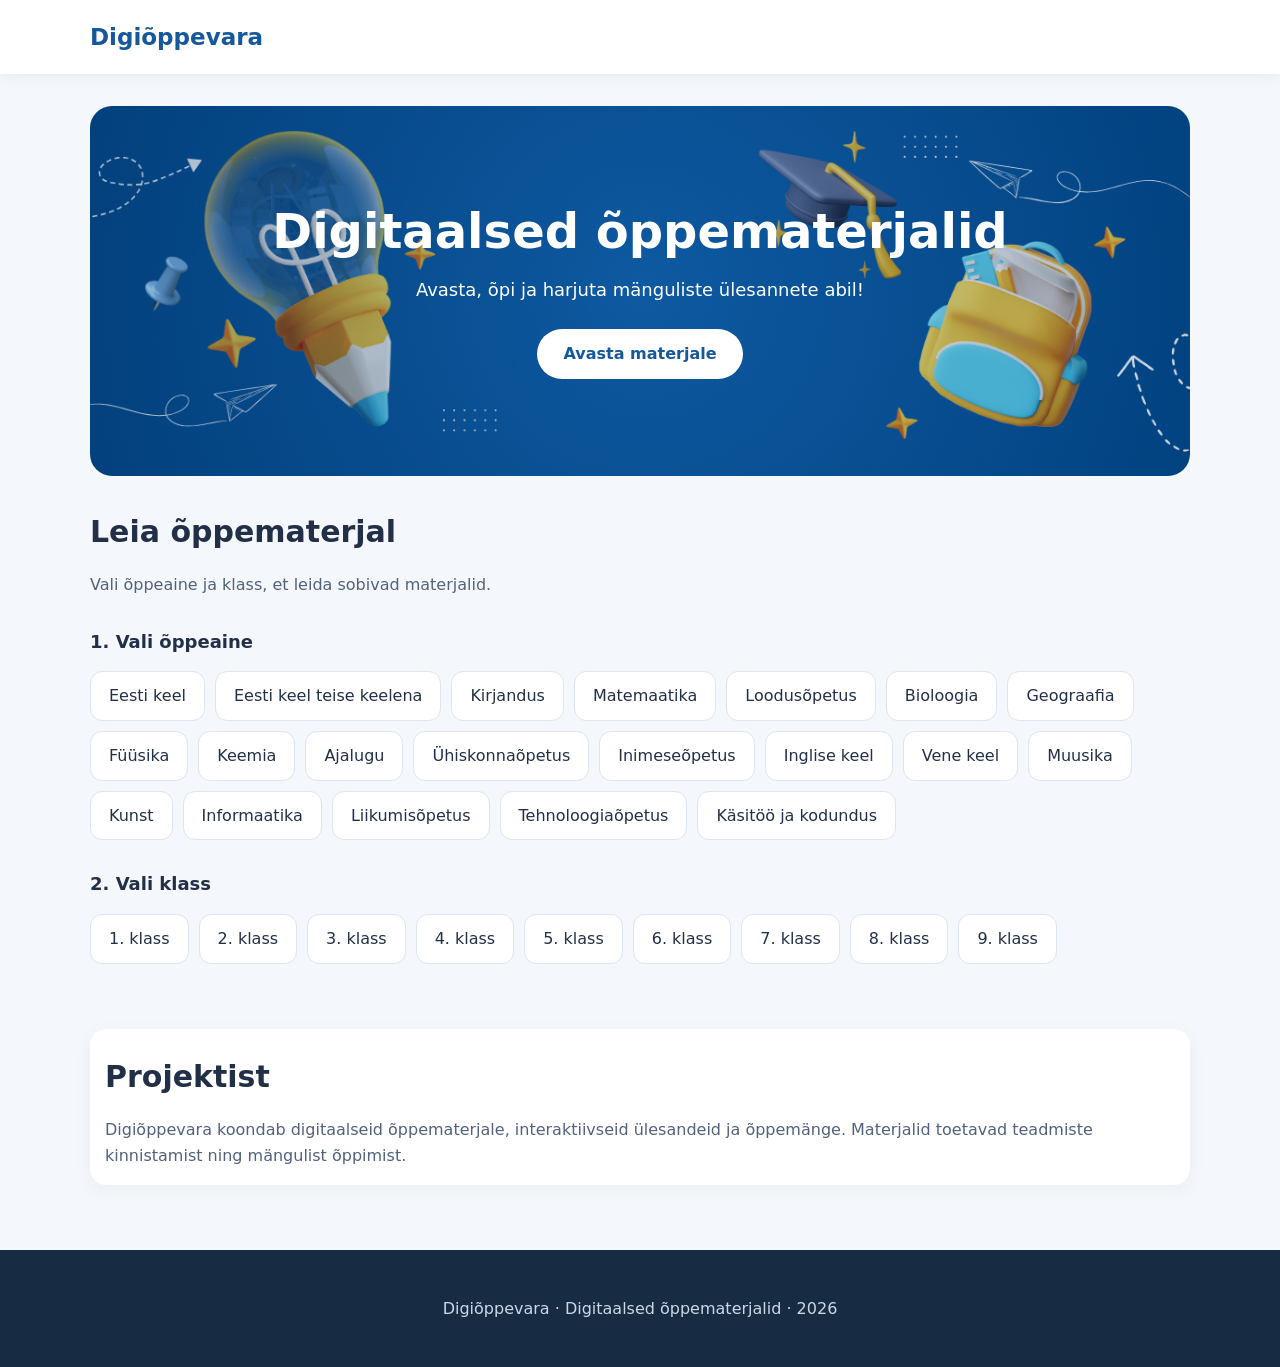
<file: index.html>
<!DOCTYPE html>
<html lang="et">
<head>
  <meta charset="UTF-8">
  <meta name="viewport" content="width=device-width, initial-scale=1">
  <title>Digiõppevara | Õppematerjalid põhikoolile</title>
  <link rel="stylesheet" href="css/style.css">
  <script src="js/materials.js" defer></script>
  <script src="js/script.js" defer></script>
</head>

<body>
  <header class="site-header">
    <nav class="container">
      <a class="logo" href="index.html">Digiõppevara</a>
      <div class="nav-links">
        <!-- 
        <a href="#materjalid">Õppematerjalid</a>
        <a href="#projektist">Projektist</a>
        -->
      </div>
    </nav>
  </header>

  <main class="container">
    <section class="hero">
      <h1>Digitaalsed õppematerjalid</h1>
      <p>Avasta, õpi ja harjuta mänguliste ülesannete abil!</p>
      <a class="button" href="#materjalid">Avasta materjale</a>
    </section>

    <section id="materjalid" class="catalog">
      <h2>Leia õppematerjal</h2>
      <p>Vali õppeaine ja klass, et leida sobivad materjalid.</p>

      <h3>1. Vali õppeaine</h3>
      <div id="subjects" class="choices"></div>

      <div id="grade-section">
        <h3>2. Vali klass</h3>
        <div id="grades" class="choices"></div>
      </div>

      <div id="results" class="filter-step" hidden>
        <h3>Õppematerjalid</h3>
        <div id="cards" class="card-grid"></div>
      </div>
    </section>

    <section id="projektist" class="about">
      <h2>Projektist</h2>
      <p>
        Digiõppevara koondab digitaalseid õppematerjale,
        interaktiivseid ülesandeid ja õppemänge.
        Materjalid toetavad teadmiste kinnistamist
        ning mängulist õppimist.
      </p>
    </section>
  </main>

  <footer>
    <p>Digiõppevara · Digitaalsed õppematerjalid · 2026</p>
  </footer>
</body>
</html>
</file>
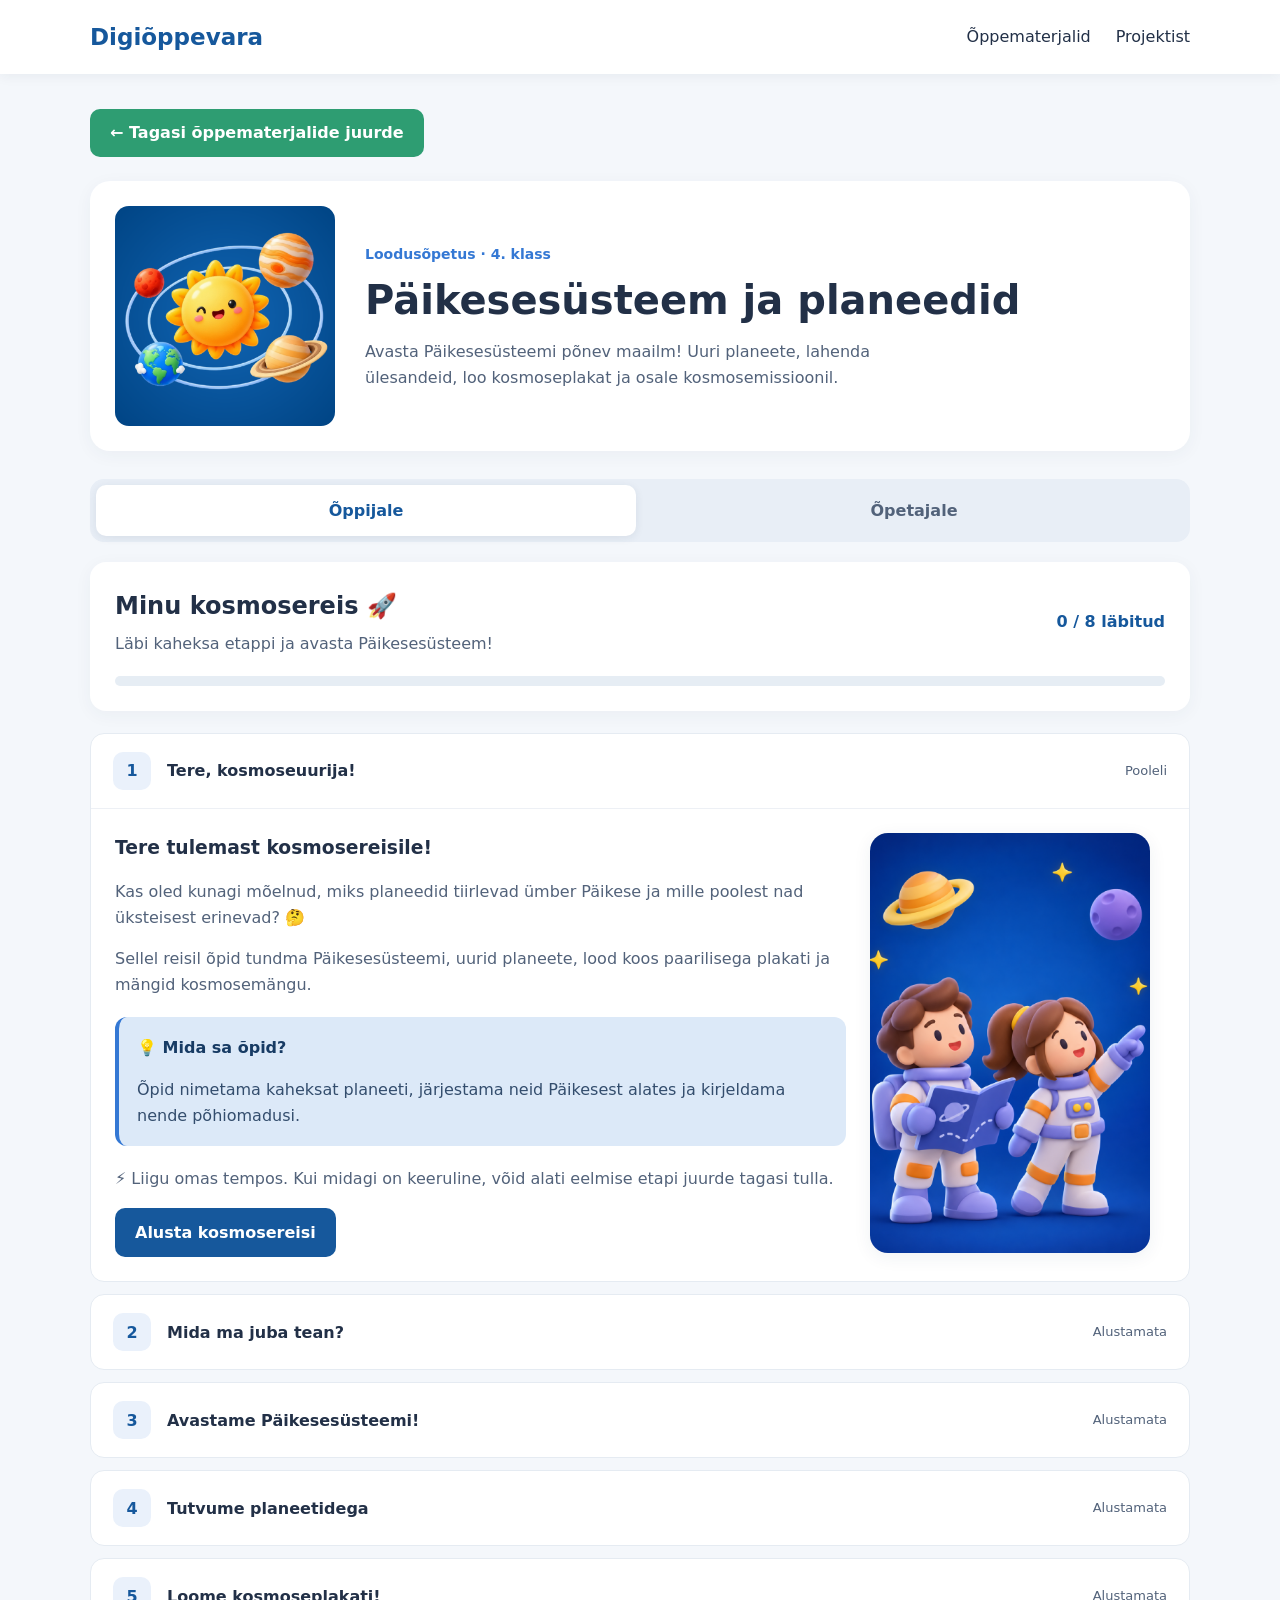
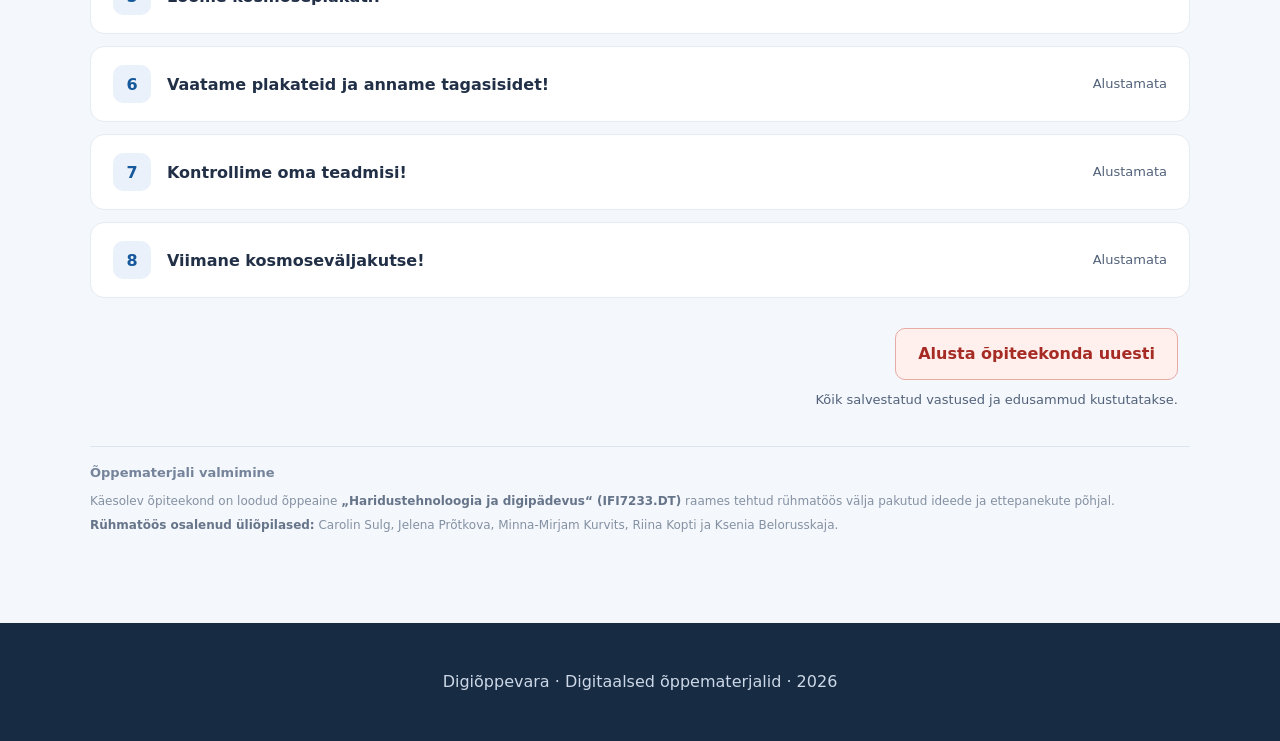
<file: materjalid/loodusopetus/4-klass/paikesesusteem.html>
<!DOCTYPE html>
<html lang="et">
<head>
  <meta charset="UTF-8">
  <meta name="viewport" content="width=device-width, initial-scale=1">

  <title>Päikesesüsteem ja planeedid | Digiõppevara</title>

  <link rel="stylesheet" href="../../../css/style.css">
  <link rel="stylesheet" href="../../../css/loodusopetus/4-klass/paikesesusteem-poster-review.css">
  <link rel="stylesheet" href="../../../css/loodusopetus/4-klass/paikesesusteem-final-stage.css">

  <script src="../../../js/loodusopetus/4-klass/paikesesusteem-config.js" defer></script>
  <script src="../../../js/lesson.js" defer></script>
  <script src="../../../js/loodusopetus/4-klass/paikesesusteem-poster-builder.js" defer></script>
  <script src="../../../js/loodusopetus/4-klass/paikesesusteem-poster-review.js" defer></script>
  <script src="../../../js/loodusopetus/4-klass/paikesesusteem-final-stage.js" defer></script>
</head>

<body>
  <header class="site-header">
    <nav class="container">
      <a class="logo" href="../../../index.html">
        Digiõppevara
      </a>

      <div class="nav-links">
        <a href="../../../index.html#materjalid">
          Õppematerjalid
        </a>

        <a href="../../../index.html#projektist">
          Projektist
        </a>
      </div>
    </nav>
  </header>

  <main class="container lesson">

    <a
      class="back-button"
      href="../../../index.html#materjalid">
      ← Tagasi õppematerjalide juurde
    </a>

    <section class="topic-header">
      <img
        class="topic-cover"
        src="../../../images/loodusopetus/4-klass/paikesesusteem/4klass-paikesesusteem.png"
        alt="Päikesesüsteem ja planeedid">

      <div class="topic-info">
        <span class="topic-meta">
          Loodusõpetus · 4. klass
        </span>

        <h1>Päikesesüsteem ja planeedid</h1>

        <p>
          Avasta Päikesesüsteemi põnev maailm!
          Uuri planeete, lahenda ülesandeid,
          loo kosmoseplakat ja osale kosmosemissioonil.
        </p>
      </div>
    </section>

    <div
      class="journey-tabs"
      aria-label="Õppematerjali vaated">

      <button
        type="button"
        class="journey-tab active"
        data-view="learner"
        aria-pressed="true">
        Õppijale
      </button>

      <button
        type="button"
        class="journey-tab"
        data-view="teacher"
        aria-pressed="false">
        Õpetajale
      </button>
    </div>

    <section id="learner-view" class="journey-panel">

      <div class="journey-overview">
        <div class="journey-overview-top">
          <div>
            <h2>Minu kosmosereis 🚀</h2>

            <p>
              Läbi kaheksa etappi ja avasta Päikesesüsteem!
            </p>
          </div>

          <span id="journey-count">
            0 / 8 läbitud
          </span>
        </div>

        <div
          class="journey-progress"
          role="progressbar"
          aria-label="Õpiteekonna läbimine"
          aria-valuemin="0"
          aria-valuemax="8"
          aria-valuenow="0">
          <div id="journey-fill"></div>
        </div>
      </div>

      <details
        class="journey-step"
        data-step="1"
        open>

        <summary>
          <span class="step-number">1</span>
          <span class="step-title">
            Tere, kosmoseuurija!
          </span>
          <span class="step-status">Pooleli</span>
        </summary>

        <div class="step-content">
          <div class="intro-layout">

            <div class="intro-text">
              <h3>Tere tulemast kosmosereisile!</h3>

              <p>
                Kas oled kunagi mõelnud,
                miks planeedid tiirlevad ümber Päikese
                ja mille poolest nad üksteisest erinevad? 🤔
              </p>

              <p>
                Sellel reisil õpid tundma Päikesesüsteemi,
                uurid planeete, lood koos paarilisega
                plakati ja mängid kosmosemängu.
              </p>

              <div class="learning-box">
                <strong> 💡 Mida sa õpid?</strong>

                <p>
                  Õpid nimetama kaheksat planeeti,
                  järjestama neid Päikesest alates
                  ja kirjeldama nende põhiomadusi.
                </p>
              </div>

              <p>
                ⚡ Liigu omas tempos.
                Kui midagi on keeruline,
                võid alati eelmise etapi juurde tagasi tulla.
              </p>

              <button
                class="action-button"
                type="button"
                data-complete-step="1"
                data-next-step="2">
                Alusta kosmosereisi
              </button>
            </div>

            <div class="intro-image-wrap">
              <img
                src="../../../images/loodusopetus/4-klass/paikesesusteem/4klass-1etapp.png"
                alt="Kosmoseuurijad"
                class="intro-image"
                loading="eager"
                decoding="async">
            </div>

          </div>
        </div>
      </details>

      <details class="journey-step" data-step="2">
        <summary>
          <span class="step-number">2</span>
          <span class="step-title">
            Mida ma juba tean?
          </span>
          <span class="step-status">Alustamata</span>
        </summary>

        <div class="step-content">
          <h3>Minu esimesed kosmoseteadmised</h3>

          <p>
            Vasta neljale küsimusele ja vaata,
            mida sa Päikesesüsteemist juba tead.
          </p>

          <div class="learning-box">
            <strong>Sinu ülesanne</strong>

            <p>
              Vali igale küsimusele üks vastus.
              See on teadmiste proov, mitte kontrolltöö.
              Eksimine on lubatud!
            </p>
          </div>

          <div data-quiz="diagnostic"></div>
        </div>
      </details>

      <details class="journey-step" data-step="3">
        <summary>
          <span class="step-number">3</span>
          <span class="step-title">
            Avastame Päikesesüsteemi!
          </span>
          <span class="step-status">Alustamata</span>
        </summary>

        <div class="step-content">
          <h3>Mis kuulub Päikesesüsteemi?</h3>

          <p>
            Päikesesüsteemi keskmes on Päike.
            Selle ümber tiirleb kaheksa planeeti.
            Päikesesüsteemi kuuluvad ka kuud,
            asteroidid ja teised taevakehad.
          </p>

          <!-- Õppevideo -->
          <div class="space-video-section">
            <h3>Vaatame videot!</h3>
          
            <p>
              Vaata videot ja avasta, mida uut
              saad teada Päikesesüsteemi kohta.
            </p>
          
            <div class="space-video-wrapper">
              <iframe
                src="https://www.youtube.com/embed/8TgbHLDJvdo"
                title="Tartu observatooriumi õppevideo"
                loading="lazy"
                allow="accelerometer; autoplay; clipboard-write; encrypted-media; gyroscope; picture-in-picture; web-share"
                referrerpolicy="strict-origin-when-cross-origin"
                allowfullscreen>
              </iframe>
            </div>
          
            <p class="space-video-source">
              Video allikas:
              <a
                href="https://www.youtube.com/watch?v=8TgbHLDJvdo"
                target="_blank"
                rel="noopener noreferrer">
                Tartu observatoorium (YouTube)
              </a>
            </p>
          </div>

          <div class="learning-box">
            <strong>Uurime Päikesesüsteemi! 🔭</strong>

            <p>
              Klõpsa interaktiivsel pildil
              erinevatel taevakehadel
              ja loe nende kohta huvitavaid fakte.
            </p>
          </div>

          <div class="embed-shell is-loading">
            <div class="embed-loader">
              Ülesanne laadib...
            </div>

            <iframe
              class="h5p-frame"
              src="https://sisuloome.e-koolikott.ee/h5p/29036/embed"
              title="Avasta Päikesesüsteem"
              width="100%"
              height="768"
              loading="lazy"
              allowfullscreen>
            </iframe>
          </div>

          <h3>Kontrolli, mida teada said!</h3>

          <p>
            Vasta kolmele küsimusele.
            Etapi läbimiseks pead vastama õigesti
            vähemalt kahele küsimusele.
          </p>

          <div data-quiz="stage3"></div>
        </div>
      </details>

      <details class="journey-step" data-step="4">
        <summary>
          <span class="step-number">4</span>
          <span class="step-title">
            Tutvume planeetidega
          </span>
          <span class="step-status">Alustamata</span>
        </summary>

        <div class="step-content">
          <h3>Planeetide saladused 🪐</h3>

          <p>
            Iga planeet on erinev.
            Mõni on väga kuum, mõni külm,
            mõnel on rõngad ja mõnel kuud.
          </p>

          <div class="learning-box">
            <strong>Leia planeedile õige kirjeldus!</strong>

            <p>
              Lohista iga planeedi juurde sobiv kirjeldus.
              Kontrolli vastuseid ja vajaduse korral
              proovi uuesti.
            </p>
          </div>

          <div class="embed-shell is-loading">
            <div class="embed-loader">
              Ülesanne laadib...
            </div>

            <iframe
              class="h5p-frame"
              src="https://sisuloome.e-koolikott.ee/h5p/29039/embed"
              title="Leia planeedile õige kirjeldus"
              width="100%"
              height="954"
              loading="lazy"
              allowfullscreen>
            </iframe>
          </div>

          <h3>Minu planeedi pass</h3>

          <p>
            Vali üks planeet, mida soovid lähemalt uurida.
            Täida selle kohta väike planeedi pass.
          </p>

          <div class="learning-box">
            <strong>🔍 Uuri oma planeeti!</strong>

            <p>
              Märgi, mitmes planeet see Päikesest on,
              ja kirjuta üks huvitav asi,
              mida sa selle planeedi kohta teada said.
            </p>
          </div>

          <div data-research="planetPassport"></div>
        </div>
      </details>

      <details class="journey-step" data-step="5">
        <summary>
          <span class="step-number">5</span>
          <span class="step-title">
            Loome kosmoseplakati!
          </span>
          <span class="step-status">Alustamata</span>
        </summary>

        <div class="step-content">
          <h3>Meie planeediplakat</h3>

          <p>
            Nüüd on aeg koos paarilisega plakat luua!
            Valige planeet, leidke sellele sobiv pilt
            ja lisage kolm fakti.
          </p>

          <div class="learning-box">
            <strong>Sinu ülesanne 🎨</strong>

            <p>
              Valige planeedi nimi ja pilt eraldi.
              Otsustage, millised kolm fakti on õiged,
              ning kujundage plakat.
              Lisage mõlema autori eesnimed.
              Järgmises etapis kontrollib teie tööd teine paar.
            </p>
          </div>

          <div class="poster-builder" id="poster-builder">

            <div class="poster-controls">

              <div class="poster-control-group">
                <h4>1. Valige planeedi nimi</h4>
                <div id="poster-planets"></div>
              </div>

              <div class="poster-control-group">
                <h4>2. Valige planeedi pilt</h4>

                <p>
                  Sirvige pilte ja leidke sobiv planeet.
                </p>

                <div class="poster-image-picker">

                  <button
                    id="poster-image-prev"
                    type="button"
                    class="poster-image-arrow"
                    aria-label="Eelmine planeedi pilt">
                    &#8592;
                  </button>

                  <img
                    id="poster-image-choice"
                    class="poster-image-choice"
                    alt="Planeedi pildi eelvaade">

                  <button
                    id="poster-image-next"
                    type="button"
                    class="poster-image-arrow"
                    aria-label="Järgmine planeedi pilt">
                    &#8594;
                  </button>
                </div>

                <p
                  id="poster-image-status"
                  class="poster-image-status"></p>
              </div>

              <div class="poster-control-group">
                <h4>3. Valige lühike tutvustus</h4>
                <div id="poster-subtitles"></div>
              </div>

              <div class="poster-control-group">
                <h4>4. Valige kolm fakti</h4>

                <p>
                  Millised väited sobivad teie planeedi kohta?
                </p>

                <div id="poster-fact-options"></div>

                <p
                  id="poster-fact-count"
                  class="poster-fact-counter">
                  Valitud: 0 / 3
                </p>
              </div>

              <div class="poster-control-group">
                <h4>5. Valige taust</h4>
                <div id="poster-backgrounds"></div>
              </div>

              <div class="poster-control-group">
                <h4>6. Valige kaunistused</h4>

                <p>
                  Võite valida kuni kolm kaunistust.
                </p>

                <div id="poster-decorations"></div>
              </div>

              <div class="poster-control-group">
                <h4>7. Kes on plakati autorid?</h4>

                <label for="poster-authors">
                  Kirjutage mõlema õpilase eesnimed.
                </label>

                <input
                  id="poster-authors"
                  class="poster-text-input"
                  type="text"
                  maxlength="60"
                  autocomplete="off"
                  placeholder="Näiteks Mari ja Karl">
              </div>

              <button
                id="poster-save"
                type="button"
                class="action-button check-button">
                Salvesta plakat
              </button>

              <div
                id="poster-message"
                class="learning-box"
                role="status"
                aria-live="polite"
                hidden></div>

              <button
                id="poster-next"
                type="button"
                class="action-button"
                data-complete-step="5"
                data-next-step="6"
                hidden>
                Edasi 6. etapiga
              </button>

            </div>

            <div class="poster-preview-area">
              <h4>Teie plakat</h4>

              <div class="poster-preview-wrap">

                <div
                  class="poster-preview"
                  id="poster-preview">

                  <img
                    id="poster-bg"
                    class="poster-layer poster-bg"
                    alt="">

                  <img
                    id="poster-planet"
                    class="poster-layer poster-planet"
                    alt="">

                  <img
                    id="poster-decor"
                    class="poster-layer poster-decor"
                    alt=""
                    hidden>

                  <div class="poster-head">

                    <h3
                      id="poster-title"
                      class="poster-title">
                      Merkuur
                    </h3>

                    <p
                      id="poster-subtitle"
                      class="poster-subtitle"></p>

                  </div>

                  <ul
                    id="poster-facts"
                    class="poster-facts"></ul>

                  <div
                    id="poster-team"
                    class="poster-authors">
                    Autorid: ...
                  </div>

                </div>
              </div>
            </div>

          </div>
        </div>
      </details>

      <details class="journey-step" data-step="6">
        <summary>
          <span class="step-number">6</span>
          <span class="step-title">Vaatame plakateid ja anname tagasisidet!</span>
          <span class="step-status">Alustamata</span>
        </summary>
      
        <div class="step-content">
          <h3>Teise paari plakati hindamine</h3>
      
          <p>
            Vaadake teise paari plakatit ja arutage, kas pilt ning faktid sobivad
            valitud planeedi kohta.
          </p>
      
          <div class="learning-box">
            <strong>Sinu ülesanne 🔎</strong>
            <p>
              Andke teise paari plakatile tagasisidet. Kõigepealt vastake küsimustele
              oma teadmiste põhjal ja seejärel kirjutage lühike soovitus.
            </p>
          </div>
      
          <div class="review-layout">
            <!-- LEFT: poster -->
            <div class="review-poster-column">
              <h4>Teise paari plakat</h4>
      
              <div class="review-poster-wrap">
                <div id="review-poster" class="poster-preview poster-preview--review">
                  <img id="review-bg" class="poster-layer poster-bg" alt="">
                  <img id="review-planet" class="poster-layer poster-planet" alt="">
      
                  <img id="review-decor-1" class="poster-layer poster-decor decor-1" alt="">
                  <img id="review-decor-2" class="poster-layer poster-decor decor-2" alt="">
                  <img id="review-decor-3" class="poster-layer poster-decor decor-3" alt="">
      
                  <div class="poster-head">
                    <h3 id="review-title">Planeet</h3>
                    <p id="review-subtitle"></p>
                  </div>
      
                  <ul id="review-facts" class="poster-facts"></ul>
      
                  <div id="review-team" class="poster-team">Autorid: ...</div>
                </div>
              </div>
            </div>
      
            <!-- RIGHT: form -->
            <div class="review-form-column">
              <h4>Andke plakatile tagasisidet</h4>
      
              <p class="review-intro">
                Arutage küsimusi paarilisega ja valige sobivad vastused.
              </p>
      
              <form id="poster-review-form" class="review-form">
                <fieldset class="review-question">
                  <legend>1. Kas planeedi nimi ja pilt sobivad kokku?</legend>
                  <label><input type="radio" name="match" value="jah" required> Jah</label>
                  <label><input type="radio" name="match" value="vajab"> Vajab parandamist</label>
                </fieldset>
      
                <fieldset class="review-question">
                  <legend>2. Kas kõik kolm fakti on õiged?</legend>
                  <label><input type="radio" name="facts" value="jah" required> Jah</label>
                  <label><input type="radio" name="facts" value="vajab"> Vajab parandamist</label>
                </fieldset>
      
                <fieldset class="review-question">
                  <legend>3. Kuidas teile see plakat meeldib?</legend>
                  <label><input type="radio" name="design" value="vaga" required> Väga meeldib</label>
                  <label><input type="radio" name="design" value="meeldib"> Meeldib</label>
                  <label><input type="radio" name="design" value="parem"> Võiks veel parem olla</label>
                </fieldset>
      
                <div class="review-question">
                  <label for="review-names"><strong>Hindajate eesnimed</strong></label>
                  <input
                    id="review-names"
                    name="reviewers"
                    type="text"
                    maxlength="60"
                    placeholder="Näiteks Mari ja Karl">
                </div>
      
                <div class="review-question">
                  <label for="review-comment"><strong>Meie soovitus 💬</strong></label>
                  <textarea
                    id="review-comment"
                    name="comment"
                    rows="4"
                    maxlength="220"
                    placeholder="Kirjutage lühike soovitus või kiitus..."></textarea>
                </div>
      
                <div class="review-actions">
                  <button type="submit" class="action-button check-button">
                    Salvesta tagasiside
                  </button>
      
                  <button type="button" id="review-next" class="action-button" hidden>
                    Edasi 7. etapiga
                  </button>
                </div>
      
                <div id="review-message" class="learning-box" hidden></div>
              </form>
            </div>
          </div>
        </div>
      </details>
      
      <details class="journey-step" data-step="7">
        <summary>
          <span class="step-number">7</span>
          <span class="step-title">
            Kontrollime oma teadmisi!
          </span>
          <span class="step-status">Alustamata</span>
        </summary>

        <div class="step-content">
          <h3>Kosmosekaitsja: Planeetide missioon</h3>

          <p>
            Oled jõudnud kosmosemänguni!
            Kas oled valmis oma teadmisi proovile panema?
          </p>

          <div class="learning-box">
            <strong>Sinu ülesanne 🚀</strong>

            <p>
              Alusta Scratchi mängu ja tutvu reeglitega.
              Juhi kosmoselaeva, väldi takistusi
              ja vasta planeetide kohta käivatele küsimustele.
            </p>
          </div>

          <div class="activity">
            <iframe
              class="scratch-frame"
              src="https://scratch.mit.edu/projects/1391647707/embed"
              title="Kosmosekaitsja: Planeetide missioon"
              width="485"
              height="402"
              loading="lazy"
              scrolling="no"
              allowfullscreen>
            </iframe>
          </div>

          <p>
            Kui mäng ei avane, saad selle käivitada
            <a
              href="https://scratch.mit.edu/projects/1391647707"
              target="_blank"
              rel="noopener noreferrer">
              Scratchi veebilehel
            </a>.
          </p>

          <div class="learning-box">
            <strong>💭 Mõtle korraks!</strong>

            <p>
              Millisele küsimusele oli kõige lihtsam vastata?
              Milline planeet vajab veel kordamist?
            </p>
          </div>

        <label class="scratch-confirm">
          <input id="scratch-confirm" type="checkbox">
          Olen Scratchi mängu läbi proovinud ja küsimustele vastanud.
        </label>
        
        <button
          type="button"
          class="action-button"
          data-complete-step="7"
          data-next-step="8"
          disabled>
          Edasi 8. etapiga
        </button>
          
        </div>
      </details>

      <details class="journey-step" data-step="8">
        <summary>
          <span class="step-number">8</span>
          <span class="step-title">
            Viimane kosmoseväljakutse!
          </span>
          <span class="step-status">Alustamata</span>
        </summary>

        <div class="step-content">
          <h3>Viimane kosmosemissioon! 🌟</h3>

          <p>
            Oled peaaegu kogu kosmosereisi läbinud.
            Nüüd ootavad sind viimased ülesanded!
          </p>

          <div class="learning-box">
            <strong>Sinu ülesanne</strong>

            <p>
              Kõigepealt korda planeete mälumänguga.
              Seejärel lahenda kolm kosmosemissiooni
              arvutusülesannet ja kontrolli vastuseid.
            </p>
          </div>

          <div class="final-mission">

            <section class="final-card">
              <h4>Meenutame planeete!</h4>

              <p>
                Leia mälumängus kokku sobivad paarid.
                Meenuta planeetide nimesid ja välimust.
              </p>

            <div class="embed-shell is-loading">
              <div class="embed-loader">
                Mälumäng laadib...
              </div>
            
              <iframe
                class="h5p-frame"
                src="https://sisuloome.e-koolikott.ee/h5p/29053/embed"
                title="Leia kadunud planeedid!"
                width="100%"
                height="900"
                loading="lazy"
                lang="et"
                allowfullscreen>
              </iframe>
            </div>
              
            </section>

            <section class="final-card">
              <h4>Kosmosemissiooni ülesanded</h4>

              <p>
                Loe tähelepanelikult, arvuta
                ja kirjuta vastused.
                Kui eksid, saad uuesti proovida.
              </p>

              <form id="final-mission">

                <div class="final-math-task">
                  <h5>Missioon 1. Astronaudi seljakott</h5>

                  <p>
                    Seljakott võib kaaluda kuni
                    <strong>20 kg</strong>.
                    Skafander kaalub 7 kg,
                    toit 4 kg, vesi 5 kg
                    ja tööriistad 3 kg.
                  </p>

                  <label for="final-bag">
                    Mitu kilogrammi võib seljakotti
                    veel lisada?
                  </label>

                  <div class="final-answer">
                    <input
                      id="final-bag"
                      name="bag"
                      type="number"
                      min="0"
                      step="1"
                      required>
                    <span>kg</span>
                  </div>

                  <p
                    id="final-result-bag"
                    class="final-feedback"
                    hidden></p>
                </div>

                <div class="final-math-task">
                  <h5>Missioon 2. Hapnikuvaru</h5>

                  <p>
                    Kaks astronauti vajavad kumbki
                    2 liitrit hapnikku minutis.
                    Missioon kestab 30 minutit.
                    Ühes balloonis on 50 liitrit hapnikku.
                  </p>

                  <label for="final-oxygen">
                    Mitu täis ballooni tuleb kaasa võtta?
                  </label>

                  <div class="final-answer">
                    <input
                      id="final-oxygen"
                      name="oxygen"
                      type="number"
                      min="0"
                      step="1"
                      required>
                    <span>ballooni</span>
                  </div>

                  <p
                    id="final-result-oxygen"
                    class="final-feedback"
                    hidden></p>
                </div>

                <div class="final-math-task">
                  <h5>Missioon 3. Kosmosemissiooni eelarve</h5>

                  <p>
                    Sul on <strong>500 eurot</strong>.
                    Sidevahend maksab 145 €,
                    päikesepaneel 125 €,
                    toiduvaru 90 € ja kaamera 160 €.
                  </p>

                  <label for="final-budget">
                    Kui ostad kõik neli eset,
                    mitu eurot jääb puudu?
                  </label>

                  <div class="final-answer">
                    <input
                      id="final-budget"
                      name="budget"
                      type="number"
                      min="0"
                      step="1"
                      required>
                    <span>€</span>
                  </div>

                  <p
                    id="final-result-budget"
                    class="final-feedback"
                    hidden></p>
                </div>

                <div class="final-actions">

                  <button
                    id="final-check"
                    type="button"
                    class="action-button check-button">
                    Kontrolli vastuseid
                  </button>

                  <button
                    id="final-finish"
                    type="button"
                    class="action-button"
                    hidden>
                    Lõpeta kosmosereis
                  </button>

                </div>

                <p id="final-total" hidden></p>

              </form>
            </section>

            <div
              id="final-success"
              class="final-success"
              role="status"
              aria-live="polite"
              hidden>

              <h3>Palju õnne, kosmoseuurija!</h3>

              <p>
                Oled jõudnud oma kosmosereisi lõppu!
                Nüüd tunned paremini Päikesesüsteemi
                ja selle kaheksat planeeti.
              </p>

              <strong>Järgmiste avastusteni!</strong>

            </div>
          </div>
        </div>
      </details>

      <div class="journey-reset">
        <button
          id="reset-journey"
          class="reset-button"
          type="button">
          Alusta õpiteekonda uuesti
        </button>

        <p>
          Kõik salvestatud vastused ja edusammud kustutatakse.
        </p>
      </div>

    </section>

    <section id="teacher-view" class="journey-panel" hidden>
          <div class="teacher-placeholder">
        
            <h2>Õpiteekonna kirjeldus õpetajale</h2>
        
            <p>
              Õppematerjal on loodud 4. klassi loodusõpetuse
              teema „Päikesesüsteem ja planeedid“ õppimiseks.
              Kaheksast etapist koosnev õpiteekond ühendab
              teadmiste omandamise, iseseisva avastamise,
              mängulised ülesanded ja koostöise õppimise.
            </p>
        
            <p style="margin-top: 12px;">
              Õpiteekonna koostamisel on lähtutud formaal-
              ja mitteformaalõppe lõimimise põhimõttest.
              Õpilane saab õppida omas tempos, katsetada,
              teha valikuid, luua koos kaaslasega õppematerjali
              ning anda teiste tööle tagasisidet.
            </p>
        
            <div class="teacher-section">
              <h3>Õpieesmärgid</h3>
              <p>
                Õpiteekonna läbimise järel tunneb õpilane
                Päikesesüsteemi üldist ehitust, nimetab kaheksat
                planeeti, järjestab neid Päikesest alates ning
                kirjeldab nende põhiomadusi.
              </p>
              <p>
                Lisaks arendab õpilane digipädevust,
                koostööoskust, probleemilahendusoskust
                ja oskust anda ning vastu võtta tagasisidet.
              </p>
            </div>
        
            <div class="teacher-section">
              <h3>Õpiteekonna ülesehitus</h3>
        
              <p class="teacher-route">
                Eelteadmised → avastamine → harjutamine →
                loovtöö → tagasiside → kinnistamine →
                lõppülesanne
              </p>
        
              <p>
                <strong>1.–2. etapp. Sissejuhatus ja eelteadmised.</strong>
                Õpilane tutvub õpiteekonnaga ja vastab
                neljale küsimusele oma varasemate teadmiste kohta.
              </p>
        
              <p>
                <strong>3.–4. etapp. Avastamine ja uurimine.</strong>
                H5P ülesannete abil tutvutakse Päikesesüsteemi
                ja planeetidega. Õpilane valib uurimiseks
                ühe planeedi ning täidab selle kohta
                planeedipassi.
              </p>
        
              <p>
                <strong>5. etapp. Koostöine loovülesanne.</strong>
                Paaristööna koostatakse digitaalne planeediplakat.
                Õpilased valivad planeedi, sobiva pildi,
                kolm fakti ja kujunduse.
              </p>
        
              <p>
                <strong>6. etapp. Kaaslaste tagasiside.</strong>
                Paarid vahetavad arvuteid ning hindavad
                teise paari plakatit. Kontrollitakse planeedi
                nime ja pildi sobivust, faktide õigsust
                ning antakse tagasisidet kujundusele.
              </p>
        
              <p>
                <strong>7. etapp. Mänguline kinnistamine.</strong>
                Scratchi kosmosemängus korratakse
                planeetide kohta õpitud teadmisi.
              </p>
        
              <p>
                <strong>8. etapp. Viimane kosmosemissioon.</strong>
                Õpilane kordab planeete H5P mälumängus
                ning lahendab kolm kosmoseteemalist
                matemaatikaülesannet.
              </p>
            </div>
        
            <div class="teacher-section">
              <h3>Õppetöö korraldamine</h3>
              <p>
                Õppematerjali saab kasutada nii tunnis
                kui ka iseseisva õppimise toetamiseks.
                Õpilased liiguvad etappide vahel omas tempos
                ja võivad vajaduse korral varasemate
                ülesannete juurde tagasi pöörduda.
              </p>
              <p>
                Viiendas ja kuuendas etapis on soovitatav
                korraldada paaristöö. Plakatite hindamiseks
                vahetavad paarid arvuteid, sest koostatud
                plakatid salvestatakse kasutatava arvuti
                veebilehitsejasse.
              </p>
              <p>
                Õpetaja toetab õppijaid, suunab arutelu
                ning aitab vajaduse korral keerulisemate
                ülesannete lahendamisel.
              </p>
            </div>
        
            <div class="teacher-section">
              <h3>Hindamine ja tagasiside</h3>
              <p>
                Õpiteekonnas kasutatakse peamiselt
                kujundavat hindamist. Õpilane saab
                interaktiivsetes ülesannetes kohest
                tagasisidet ning vajaduse korral
                vastuseid parandada.
              </p>
              <p>
                Plakati koostamisel ja hindamisel
                pööratakse tähelepanu teadmiste õigsusele,
                koostööle ja kaaslaste tagasisidele.
                Viimase etapi arvutusülesanded tuleb
                õpiteekonna lõpetamiseks lahendada õigesti.
              </p>
            </div>
        
            <div class="teacher-section">
              <h3>Oluline teada</h3>
              <p>
                Õpilaste vastused, plakatid ja edusammud
                salvestatakse kasutatava seadme
                veebilehitsejasse. Andmeid ei saadeta
                automaatselt õpetajale ega sünkroonita
                eri seadmete vahel.
              </p>
              <p>
                Nupu „Alusta õpiteekonda uuesti“ kasutamisel
                kustutatakse salvestatud vastused ja edusammud.
                Ühiskasutuses olevate arvutite puhul tuleb
                arvestada varasemate kasutajate andmetega.
              </p>
            </div>
        
            <div class="teacher-section">
              <h3>Lisamaterjalid ja kasulikud lingid</h3>
        
              <p>
                Õpetaja saab õpiteekonda täiendada
                järgmiste õppematerjalide, videote
                ja interaktiivsete keskkondadega.
              </p>
        
              <div class="teacher-resources">
        
                <a class="teacher-resource"
                   href="https://www.solarsystemscope.com/"
                   target="_blank" rel="noopener noreferrer">
                  <strong>Solar System Scope</strong>
                  <span>
                    Interaktiivne 3D-mudel Päikesesüsteemi
                    ja planeetide uurimiseks.
                  </span>
                </a>
        
                <a class="teacher-resource"
                   href="https://www.taskutark.ee/test/paikesesusteem/"
                   target="_blank" rel="noopener noreferrer">
                  <strong>TaskuTark – Päikesesüsteemi test</strong>
                  <span>
                    Valikvastustega test teadmiste
                    kordamiseks ja kinnistamiseks.
                  </span>
                </a>
        
                <a class="teacher-resource"
                   href="https://www.taskutark.ee/paikesesusteem-2/"
                   target="_blank" rel="noopener noreferrer">
                  <strong>TaskuTark – Päikesesüsteem</strong>
                  <span>
                    Õppetekst planeetide ja
                    nende omaduste kohta.
                  </span>
                </a>
        
                <a class="teacher-resource"
                   href="https://esero.ee/paxi-videod/"
                   target="_blank" rel="noopener noreferrer">
                  <strong>ESERO Eesti – Paxi õppevideod</strong>
                  <span>
                    Eestikeelsed kosmoseteemalised
                    õppevideod 6–12-aastastele.
                  </span>
                </a>
        
                <a class="teacher-resource"
                   href="https://esero.ee/pohikool/"
                   target="_blank" rel="noopener noreferrer">
                  <strong>ESERO Eesti – Õppematerjalid</strong>
                  <span>
                    Praktilised tegevused, uurimisülesanded
                    ja õppematerjalid õpetajale.
                  </span>
                </a>
        
              </div>
            </div>
        
          </div>
        </section>
        
        <!-- ÕPPEMATERJALI TAUST JA AUTORID -->
        <aside class="project-credit">
          <h3>Õppematerjali valmimine</h3>
        
          <p>
            Käesolev õpiteekond on loodud õppeaine
            <strong>„Haridustehnoloogia ja digipädevus“
            (IFI7233.DT)</strong> raames tehtud rühmatöös
            välja pakutud ideede ja ettepanekute põhjal.
          </p>
        
          <p>
            <strong>Rühmatöös osalenud üliõpilased:</strong>
            Carolin Sulg, Jelena Prõtkova,
            Minna-Mirjam Kurvits, Riina Kopti
            ja Ksenia Belorusskaja.
          </p>
        </aside>

  </main>

  <footer>
    <p>
      Digiõppevara · Digitaalsed õppematerjalid · 2026
    </p>
  </footer>

  <script src="https://sisuloome.e-koolikott.ee/sites/default/files/h5p/h5p-core/js/h5p-resizer.js"></script>

  <script>
  (() => {
    const checkbox = document.querySelector("#scratch-confirm");
    const next = document.querySelector(
      '[data-complete-step="7"]'
    );

    if (!checkbox || !next) return;
    checkbox.addEventListener("change", () => {
      next.disabled = !checkbox.checked;
      });
    })();
  </script>
  
</body>
</html>
</file>
<file: css/style.css>
:root {
  --blue: #16589c;
  --accent: #3478d4;
  --green: #2e9d72;
  --text: #223047;
  --muted: #52627a;
  --background: #f4f7fb;
}

* {
  box-sizing: border-box;
}

html {
  scroll-behavior: smooth;
}

body {
  margin: 0;
  font: 16px/1.6 system-ui, sans-serif;
  color: var(--text);
  background: var(--background);
}

a {
  color: inherit;
  text-decoration: none;
}

.container {
  width: min(1100px, calc(100% - 36px));
  margin-inline: auto;
}

[hidden] {
  display: none !important;
}

.site-header {
  position: sticky;
  top: 0;
  z-index: 10;
  background: white;
  box-shadow: 0 2px 12px #182b4510;
}

nav {
  min-height: 74px;
  display: flex;
  justify-content: space-between;
  align-items: center;
  gap: 20px;
}

.logo {
  color: var(--blue);
  font-size: 23px;
  font-weight: 800;
}

.nav-links {
  display: flex;
  gap: 25px;
}

.nav-links a:hover {
  color: var(--accent);
}

.hero {
  margin: 32px 0;
  min-height: 370px;
  padding: 60px 35px;
  border-radius: 22px;
  color: white;
  text-align: center;
  display: flex;
  flex-direction: column;
  align-items: center;
  justify-content: center;
  background:
    linear-gradient(90deg, #07396d55, #07396d33),
    url("../images/main-banner.png") center / cover;
}

.hero h1 {
  font-size: clamp(30px, 5vw, 48px);
  line-height: 1.2;
  margin: 0 0 15px;
}

.hero p {
  max-width: 540px;
  margin: 0 0 25px;
  font-size: 18px;
}

.button {
  display: inline-block;
  padding: 12px 26px;
  border-radius: 30px;
  background: white;
  color: var(--blue);
  font-weight: 700;
  transition: transform .2s;
}

.button:hover {
  transform: translateY(-3px);
}

.catalog,
.about {
  margin-bottom: 65px;
}

.about {
  padding-inline: 15px;
}

.catalog h2,
.about h2 {
  font-size: 30px;
  margin-bottom: 5px;
}

.catalog > p,
.about p {
  color: var(--muted);
}

.catalog h3 {
  font-size: 18px;
  margin: 30px 0 15px;
}

.choices {
  display: flex;
  flex-wrap: wrap;
  gap: 10px;
}

.chip {
  padding: 11px 18px;
  border: 1px solid #dce5f0;
  border-radius: 12px;
  background: white;
  color: var(--text);
  font: inherit;
  cursor: pointer;
  transition:
    background .2s,
    color .2s,
    transform .2s;
}

.chip:hover {
  background: #e9f1ff;
  transform: translateY(-2px);
}

.chip.selected {
  background: var(--blue);
  border-color: var(--blue);
  color: white;
}

.filter-step {
  animation: appear .25s ease;
}

@keyframes appear {
  from {
    opacity: 0;
    transform: translateY(8px);
  }

  to {
    opacity: 1;
    transform: translateY(0);
  }
}

.card-grid {
  display: grid;
  grid-template-columns: repeat(auto-fill, 220px);
  gap: 20px;
}

.material-card,
.activity,
.about {
  background: white;
  border-radius: 16px;
  overflow: hidden;
  box-shadow: 0 4px 18px #2036530c;
}

.material-card {
  display: block;
  transition:
    transform .2s,
    box-shadow .2s;
}

.material-card:hover {
  transform: translateY(-5px);
  box-shadow: 0 12px 25px #2036531c;
}

.material-card img {
  display: block;
  width: 100%;
  aspect-ratio: 1;
  object-fit: cover;
}

.card-body {
  padding: 18px;
}

.card-body h4 {
  margin: 6px 0;
  font-size: 18px;
}

.card-body p {
  margin: 0;
  color: var(--muted);
}

.card-body small {
  color: var(--accent);
  font-weight: 700;
}

.empty {
  padding: 35px;
  background: white;
  border-radius: 14px;
  color: var(--muted);
}

.lesson {
  padding-block: 35px 60px;
}

.back-button {
  display: inline-block;
  margin-bottom: 24px;
  padding: 11px 20px;
  color: white;
  background: var(--green);
  border-radius: 10px;
  font-weight: 600;
  transition:
    background .2s,
    transform .2s;
}

.back-button:hover {
  background: #237d59;
  transform: translateX(-3px);
}

.topic-header {
  display: grid;
  grid-template-columns: 220px minmax(0, 1fr);
  align-items: center;
  gap: 30px;
  padding: 25px;
  background: white;
  border-radius: 20px;
  box-shadow: 0 4px 18px #2036530c;
}

.topic-cover {
  display: block;
  width: 100%;
  aspect-ratio: 1;
  object-fit: contain;
  border-radius: 14px;
  background: var(--background);
}

.topic-info h1 {
  margin: 10px 0 15px;
  font-size: clamp(28px, 4vw, 40px);
  line-height: 1.2;
}

.topic-info p {
  margin: 0;
  max-width: 600px;
  color: var(--muted);
}

.topic-meta {
  color: var(--accent);
  font-size: 14px;
  font-weight: 700;
}

.activity {
  padding: 25px;
  margin: 28px 0;
}

.activity h2 {
  margin-top: 0;
}

.embed-placeholder {
  padding: 65px 20px;
  text-align: center;
  background: #eef3fa;
  border: 2px dashed #cddced;
  border-radius: 12px;
  color: var(--muted);
}

.activity iframe,
.h5p-frame {
  display: block;
  width: 100%;
  border: 0;
  border-radius: 10px;
}

.scratch-frame {
  max-width: 720px;
  aspect-ratio: 485 / 402;
  margin: auto;
}

.h5p-frame {
  min-height: 600px;
  max-width: 100%;
}

.intro-layout {
  display: grid;
  grid-template-columns: minmax(0, 1fr) 295px;
  gap: 24px;
  align-items: start;
}

.intro-text {
  min-width: 0;
}

.intro-image-wrap {
  display: flex;
  justify-content: flex-end;
  padding-right: 15px;
}

.intro-image {
  display: block;
  width: 100%;
  max-width: 280px;
  height: 420px;
  object-fit: cover;
  border-radius: 18px;
  box-shadow: 0 4px 18px #20365312;
  background: #eef3fa;
}

.journey-tabs {
  display: flex;
  gap: 8px;
  padding: 6px;
  margin: 28px 0 20px;
  border-radius: 14px;
  background: #e8eef6;
}

.journey-tab {
  flex: 1;
  padding: 13px;
  border: 0;
  border-radius: 10px;
  background: transparent;
  color: var(--muted);
  font: inherit;
  font-weight: 700;
  cursor: pointer;
}

.journey-tab.active {
  background: white;
  color: var(--blue);
  box-shadow: 0 2px 8px #20365316;
}

.journey-panel {
  margin-bottom: 35px;
}

.journey-overview,
.teacher-placeholder {
  padding: 25px;
  margin-bottom: 22px;
  background: white;
  border-radius: 16px;
  box-shadow: 0 4px 18px #2036530c;
}

.journey-overview h2 {
  margin: 0 0 5px;
}

.journey-overview p,
.teacher-placeholder p {
  margin: 0;
  color: var(--muted);
}

.journey-overview-top {
  display: flex;
  justify-content: space-between;
  align-items: center;
  gap: 20px;
  margin-bottom: 20px;
}

#journey-count {
  font-weight: 700;
  color: var(--blue);
  white-space: nowrap;
}

.journey-progress {
  height: 10px;
  background: #e6edf4;
  border-radius: 20px;
  overflow: hidden;
}

#journey-fill {
  width: 0;
  height: 100%;
  background: var(--green);
  border-radius: 20px;
  transition: width .3s ease;
}

.journey-step {
  margin-bottom: 12px;
  background: white;
  border: 1px solid #e5ebf2;
  border-radius: 14px;
  overflow: clip;
  scroll-margin-top: 95px;
}

.journey-step > summary {
  display: flex;
  align-items: center;
  gap: 16px;
  padding: 18px 22px;
  cursor: pointer;
  list-style: none;
}

.journey-step > summary::-webkit-details-marker {
  display: none;
}

.journey-step[open] > summary {
  border-bottom: 1px solid #edf0f5;
}

.step-number {
  display: grid;
  place-items: center;
  flex-shrink: 0;
  width: 38px;
  height: 38px;
  border-radius: 10px;
  background: #eaf1fb;
  color: var(--blue);
  font-weight: 700;
}

.step-title {
  flex: 1;
  font-weight: 700;
}

.step-status {
  color: var(--muted);
  font-size: 13px;
  white-space: nowrap;
}

.journey-step.is-done > summary {
  background: #f0faf4;
}

.journey-step.is-done .step-number {
  background: var(--green);
  color: white;
}

.journey-step.is-done .step-status {
  color: #21865b;
  font-weight: 700;
}

.step-content {
  padding: 24px;
}

.step-content h3 {
  margin: 0 0 12px;
}

.step-content p {
  color: var(--muted);
}

@supports (interpolate-size: allow-keywords) {
  .journey-step {
    interpolate-size: allow-keywords;
  }

  .journey-step::details-content {
    height: 0;
    opacity: 0;
    overflow: clip;
    transition:
      height 250ms ease,
      opacity 200ms ease,
      content-visibility 250ms allow-discrete;
  }

  .journey-step[open]::details-content {
    height: auto;
    opacity: 1;
  }
}

.embed-shell {
  position: relative;
  min-height: 300px;
  border-radius: 12px;
  overflow: hidden;
  background: #eef3fa;
  border: 1px solid #dce5f0;
}

.embed-loader {
  position: absolute;
  inset: 0;
  display: grid;
  place-items: center;
  color: var(--muted);
  font-weight: 600;
  background: linear-gradient(
    90deg,
    #eef3fa 25%,
    #e3ebf5 50%,
    #eef3fa 75%
  );
  background-size: 200% 100%;
  animation: shimmer 1.4s infinite linear;
}

.embed-shell iframe {
  position: relative;
  z-index: 1;
  opacity: 0;
  transition: opacity .25s ease;
}

.embed-shell.is-loaded iframe {
  opacity: 1;
}

.embed-shell.is-loaded .embed-loader {
  display: none;
}

@keyframes shimmer {
  from {
    background-position: 200% 0;
  }

  to {
    background-position: -200% 0;
  }
}

.learning-box {
  margin: 20px 0;
  padding: 18px;
  background: #dce9f8;
  border-left: 4px solid var(--accent);
  border-radius: 12px;
  color: #173b64;
}

.learning-box p {
  margin-bottom: 0;
  color: #334d6d;
}

.coming-soon {
  padding: 15px;
  background: #f3f6fa;
  border-radius: 10px;
  font-size: 14px;
}

.teacher-placeholder h2 {
  margin-top: 0;
}

.teacher-placeholder .coming-soon {
  margin-top: 15px;
}

.action-button,
.secondary-button {
  padding: 12px 20px;
  border: 0;
  border-radius: 10px;
  font: inherit;
  font-weight: 700;
  cursor: pointer;
}

.action-button {
  color: white;
  background: var(--blue);
}

.action-button:hover {
  background: var(--accent);
}

.secondary-button {
  color: var(--blue);
  background: #eaf1fb;
}

.secondary-button:hover {
  background: #dce9f8;
}

.action-button.check-button {
  background: rgba(46, 157, 114, .12);
  border: 1px solid #58a984;
  color: #206f4d;
  border-radius: 12px;
  transition:
    background .2s ease,
    border-color .2s ease;
}

.action-button.check-button:hover {
  background: rgba(46, 157, 114, .20);
  border-color: #2e9d72;
}

.secondary-button.retry-button {
  background: rgba(232, 165, 45, .14);
  border: 1px solid #dfa43f;
  color: #916018;
  border-radius: 12px;
  transition:
    background .2s ease,
    border-color .2s ease;
}

.secondary-button.retry-button:hover {
  background: rgba(232, 165, 45, .23);
  border-color: #cc9229;
}

.learning-quiz fieldset {
  margin: 18px 0;
  padding: 20px;
  border: 1px solid #e5ebf2;
  border-radius: 12px;
}

.learning-quiz legend {
  padding: 0 6px;
  font-weight: 700;
}

.learning-quiz label {
  display: block;
  padding: 6px 0;
  cursor: pointer;
}

.learning-quiz input {
  accent-color: var(--blue);
  margin-right: 8px;
}

.quiz-actions {
  display: flex;
  flex-wrap: wrap;
  gap: 10px;
  margin: 20px 0;
}

.answer-feedback {
  margin-bottom: 0;
  padding: 10px 12px;
  border-radius: 8px;
  font-size: 14px;
}

.answer-feedback.is-correct {
  background: #e8f7ed;
  color: #206c49;
}

.answer-feedback.is-wrong {
  background: #fff3e6;
  color: #93551e;
}

.learning-research fieldset {
  margin: 20px 0;
  padding: 0;
  border: 0;
}

.learning-research legend {
  margin-bottom: 12px;
  font-weight: 700;
}

.research-choices {
  display: grid;
  grid-template-columns: repeat(4, minmax(0, 1fr));
  gap: 10px;
}

.research-choice {
  position: relative;
  cursor: pointer;
}

.research-choice input {
  position: absolute;
  opacity: 0;
}

.research-choice span {
  display: block;
  padding: 13px 8px;
  border: 1px solid #dce5f0;
  border-radius: 10px;
  background: #f4f7fb;
  text-align: center;
  font-weight: 600;
  transition:
    background .2s,
    border-color .2s;
}

.research-choice input:checked + span {
  background: #dce9f8;
  border-color: var(--blue);
  color: var(--blue);
}

.research-choice input:focus-visible + span {
  outline: 3px solid var(--accent);
  outline-offset: 2px;
}

.research-field {
  display: block;
  margin: 20px 0;
}

.research-field strong {
  display: block;
  margin-bottom: 8px;
}

.research-field select,
.research-field textarea {
  width: 100%;
  padding: 12px;
  border: 1px solid #dce5f0;
  border-radius: 10px;
  background: white;
  color: var(--text);
  font: inherit;
}

.research-field textarea {
  resize: vertical;
}

.research-field select:focus,
.research-field textarea:focus {
  outline: 2px solid var(--accent);
  outline-offset: 1px;
}

.poster-builder {
  display: grid;
  grid-template-columns:
    minmax(0, .8fr)
    minmax(0, 1.2fr);
  gap: 22px;
  align-items: start;
  margin-top: 24px;
}

.poster-controls {
  display: flex;
  flex-direction: column;
  gap: 12px;
  min-width: 0;
}

.poster-control-group {
  margin: 0;
  padding: 14px;
  background: #f8fbff;
  border: 1px solid #d7e3f1;
  border-radius: 15px;
}

.poster-control-group h4 {
  margin: 0 0 10px;
  font-size: 16px;
  line-height: 1.35;
}

.poster-control-group p {
  margin: 0 0 10px;
  font-size: 14px;
}

.poster-select,
.poster-text-input {
  display: block;
  width: 100%;
  min-width: 0;
  min-height: 44px;
  padding: 11px 13px;
  border: 1px solid #c9d8ea;
  border-radius: 11px;
  background: white;
  color: var(--text);
  font: inherit;
  font-size: 14px;
}

.poster-select:focus-visible,
.poster-text-input:focus-visible {
  outline: 2px solid var(--accent);
  outline-offset: 2px;
}

.poster-image-picker {
  display: flex;
  align-items: center;
  justify-content: center;
  gap: 14px;
  margin: 12px 0;
}

.poster-image-arrow {
  display: grid;
  place-items: center;
  flex-shrink: 0;
  width: 42px;
  height: 42px;
  border: 1px solid #c9d8ea;
  border-radius: 12px;
  background: #eaf2fc;
  color: var(--blue);
  font: inherit;
  font-size: 23px;
  cursor: pointer;
}

.poster-image-arrow:hover {
  background: #dce9f8;
}

.poster-image-choice {
  display: block;
  width: 110px;
  aspect-ratio: 1000 / 1414;
  object-fit: contain;
  background: #eaf1fa;
  border: 1px solid #dce5f0;
  border-radius: 12px;
}

.poster-image-select {
  display: block;
  margin: 0 auto;
  font-size: 14px;
}

.poster-image-status {
  margin: 10px 0 0 !important;
  text-align: center;
  font-size: 13px !important;
  color: var(--muted);
}

#poster-next,
#poster-save {
  align-self: flex-start;
}

.poster-dropdown {
  position: relative;
  width: 100%;
  border: 1px solid #c9d8ea;
  border-radius: 11px;
  background: white;
}

.poster-dropdown > summary {
  display: flex;
  align-items: center;
  justify-content: space-between;
  gap: 12px;
  min-height: 44px;
  padding: 10px 13px;
  color: var(--text);
  font-size: 14px;
  font-weight: 600;
  cursor: pointer;
  list-style: none;
}

.poster-dropdown > summary::-webkit-details-marker {
  display: none;
}

.poster-dropdown > summary::after {
  content: "⌄";
  font-size: 19px;
  line-height: 1;
  color: var(--muted);
}

.poster-dropdown[open] > summary::after {
  transform: rotate(180deg);
}

.poster-dropdown > summary:focus-visible {
  outline: 2px solid var(--accent);
  outline-offset: 2px;
}

.poster-dropdown-list {
  position: absolute;
  z-index: 30;
  top: calc(100% + 5px);
  left: 0;
  right: 0;
  max-height: 270px;
  overflow-y: auto;
  padding: 6px;
  border: 1px solid #dce5f0;
  border-radius: 12px;
  background: white;
  box-shadow: 0 10px 25px #162f4d26;
}

.poster-dropdown-item {
  display: flex;
  align-items: flex-start;
  gap: 9px;
  padding: 10px;
  border-radius: 8px;
  color: var(--text);
  font-size: 13px;
  line-height: 1.45;
  cursor: pointer;
}

.poster-dropdown-item:hover {
  background: #f1f6fc;
}

.poster-dropdown-item.is-selected {
  background: #e7f0fc;
  color: var(--blue);
}

.poster-dropdown-item input {
  flex-shrink: 0;
  margin-top: 3px;
  accent-color: var(--blue);
}

.poster-dropdown-clear {
  display: block;
  width: 100%;
  padding: 10px;
  border: 0;
  border-radius: 8px;
  background: #f2f5fa;
  color: var(--muted);
  font: inherit;
  font-size: 13px;
  text-align: left;
  cursor: pointer;
}

.poster-dropdown-clear:hover {
  background: #e7edf6;
}

.poster-preview-area {
  position: sticky;
  top: 90px;
  align-self: start;
  min-width: 0;
}

.poster-preview-area h4 {
  margin: 0 0 12px;
  font-size: 16px;
}

.poster-preview-wrap {
  display: flex;
  justify-content: center;
}

.poster-preview {
  position: relative;
  width: min(
    100%,
    560px,
    calc((100vh - 145px) / 1.414)
  );
  aspect-ratio: 1000 / 1414;
  overflow: hidden;
  border-radius: 18px;
  background: #dfe9f6;
  box-shadow: 0 12px 30px #20365320;
  isolation: isolate;
}

.poster-layer {
  position: absolute;
  inset: 0;
  display: block;
  width: 100%;
  height: 100%;
  object-fit: fill;
}

.poster-bg {
  z-index: 1;
}

.poster-planet {
  z-index: 2;
}

.poster-decor {
  z-index: 3;
}

.poster-head {
  position: absolute;
  z-index: 4;
  top: 0;
  left: 0;
  right: 0;
  padding: 6.5% 7% 10%;
  text-align: center;
  background: linear-gradient(
    to bottom,
    rgba(12, 30, 61, .30),
    transparent
  );
}

.poster-head .poster-title {
  position: static;
  margin: 0 0 8px;
  color: #ffffff;
  font-size: clamp(28px, 4vw, 48px);
  line-height: 1.1;
  font-weight: 800;
  text-shadow: 0 2px 8px #10244366;
}

.poster-head #poster-subtitle,
.poster-review-subtitle {
  position: static;
  margin: 0;
  color: #ffffff;
  font-size: clamp(14px, 1.8vw, 21px);
  line-height: 1.3;
  font-weight: 600;
  text-shadow: 0 2px 7px #10244380;
}

.poster-facts {
  position: absolute;
  z-index: 4;
  bottom: 18%;
  left: 22%;
  right: 22%;
  display: flex;
  flex-direction: column;
  gap: 15px;
  margin: 0;
  padding: 0;
  list-style: none;
}

.poster-fact {
  padding: 9px 12px;
  border: 1px solid rgba(255, 255, 255, .24);
  border-radius: 11px;
  background: rgba(10, 30, 65, .17);
  backdrop-filter: blur(2px);
  color: #ffffff;
  text-align: center;
  font-size: clamp(13px, 1.5vw, 18px);
  line-height: 1.3;
  font-weight: 600;
  text-shadow: 0 1px 5px #00000080;
  overflow-wrap: anywhere;
}

.poster-authors {
  position: absolute;
  z-index: 4;
  left: 7%;
  right: 7%;
  bottom: 3%;
  color: #ffffff;
  font-size: clamp(12px, 1.4vw, 17px);
  font-weight: 400;
  line-height: 1.3;
  text-align: center;
  text-shadow: 0 2px 6px #00000080;
  overflow-wrap: anywhere;
}

#poster-message {
  margin: 2px 0 0;
}

.journey-reset {
  display: flex;
  flex-direction: column;
  align-items: flex-end;
  margin-top: 30px;
  padding-right: 12px;
  text-align: right;
}

.reset-button {
  padding: 12px 22px;
  border: 1px solid #e7aaa5;
  border-radius: 10px;
  background: #fff0ee;
  color: #a62b24;
  font: inherit;
  font-weight: 700;
  cursor: pointer;
  transition: background .2s;
}

.reset-button:hover {
  background: #fbd8d4;
}

.journey-reset p {
  margin: 10px 0 0;
  color: var(--muted);
  font-size: 13px;
}

footer {
  padding: 30px 15px;
  text-align: center;
  background: #172b43;
  color: #ccd8e7;
}

@media (max-width: 980px) {
  .poster-builder {
    grid-template-columns: 1fr;
  }

  .poster-preview-area {
    position: static;
  }

  .poster-preview {
    width: min(100%, 520px);
  }
}

@media (max-width: 650px) {
  nav {
    flex-direction: column;
    padding: 15px 0;
  }

  .nav-links {
    gap: 15px;
  }

  .hero {
    min-height: 300px;
    padding: 40px 20px;
  }

  .hero p {
    font-size: 16px;
  }

  .card-grid {
    grid-template-columns:
      repeat(auto-fill, minmax(min(100%, 220px), 1fr));
  }

  .topic-header {
    grid-template-columns: 1fr;
    gap: 20px;
    padding: 20px;
  }

  .topic-cover {
    max-width: 240px;
    justify-self: center;
  }

  .activity {
    padding: 15px;
  }

  .journey-overview-top {
    align-items: flex-start;
    flex-direction: column;
    gap: 8px;
  }

  .journey-step > summary {
    padding: 14px;
    gap: 10px;
  }

  .intro-layout {
    grid-template-columns: 1fr;
  }

  .intro-image-wrap {
    justify-content: center;
    padding-right: 0;
  }

  .intro-image {
    max-width: 260px;
    height: auto;
    aspect-ratio: 3 / 4;
  }

  .step-content {
    padding: 16px;
  }

  .step-status {
    font-size: 12px;
  }

  .step-title {
    font-size: 14px;
  }

  .research-choices {
    grid-template-columns: repeat(2, minmax(0, 1fr));
  }

  .poster-head .poster-title {
    font-size: clamp(25px, 7vw, 38px);
  }

  .poster-head #poster-subtitle,
  .poster-review-subtitle {
    font-size: clamp(13px, 3.6vw, 18px);
  }

  .poster-fact {
    font-size: clamp(12px, 3.2vw, 16px);
    padding: 7px 9px;
  }
}

@media (max-width: 420px) {
  .poster-control-group {
    padding: 12px;
  }

  .poster-facts {
    gap: 5px;
  }

  .poster-dropdown-list {
    max-height: 220px;
  }
}

@media (prefers-reduced-motion: reduce) {
  html {
    scroll-behavior: auto;
  }

  .filter-step,
  .embed-loader {
    animation: none;
  }

  #journey-fill,
  .button,
  .chip,
  .material-card,
  .back-button,
  .reset-button,
  .research-choice span,
  .action-button.check-button,
  .secondary-button.retry-button {
    transition: none;
  }

  .journey-step::details-content,
  .embed-shell iframe {
    transition: none;
  }
}


/* ÕPETAJA VAADE */

.teacher-placeholder h2 {
  margin: 0 0 18px;
  color: var(--blue);
}

.teacher-section {
  margin-top: 26px;
  padding-top: 22px;
  border-top: 1px solid #e5ebf2;
}

.teacher-section h3 {
  margin: 0 0 12px;
  color: var(--blue);
  font-size: 19px;
}

.teacher-placeholder p + p,
.teacher-section p + p {
  margin-top: 12px;
}

.teacher-route {
  margin: 12px 0 20px !important;
  padding: 14px 18px;
  background: #eef4fc;
  border-radius: 12px;
  color: var(--blue) !important;
  font-weight: 600;
  line-height: 1.8;
}

/* LISAMATERJALID */

.teacher-resources {
  display: grid;
  grid-template-columns: repeat(2, minmax(0, 1fr));
  gap: 12px;
  margin-top: 18px;
}

.teacher-resource {
  display: block;
  padding: 16px 18px;
  background: #f5f8fd;
  border: 1px solid #dce6f3;
  border-radius: 12px;
  transition: background 0.2s, border-color 0.2s;
}

.teacher-resource:hover {
  background: #eaf2ff;
  border-color: var(--accent);
}

.teacher-resource:focus-visible {
  outline: 2px solid var(--accent);
  outline-offset: 3px;
}

.teacher-resource strong {
  display: block;
  margin-bottom: 5px;
  color: var(--blue);
  font-size: 15px;
}

.teacher-resource span {
  display: block;
  font-size: 14px;
  line-height: 1.5;
  color: var(--muted);
}

/* ÕPPEMATERJALI AUTORID – TAGASIHOIDLIK KUJUNDUS */

.project-credit {
  margin: 24px 0 28px;
  padding: 16px 0 0;
  background: transparent;
  border: none;
  border-top: 1px solid #dce4ed;
  border-radius: 0;
  box-shadow: none;
}

.project-credit h3 {
  margin: 0 0 8px;
  font-size: 13px;
  font-weight: 600;
  color: #75849a;
}

.project-credit p {
  margin: 0;
  font-size: 12px;
  line-height: 1.6;
  color: #8491a3;
}

.project-credit p + p {
  margin-top: 5px;
}

.project-credit strong {
  color: #66758a;
  font-weight: 600;
}

@media (max-width: 700px) {
  .project-credit {
    padding: 16px 0 0;
  }
}


/* 3. ETAPP – ÕPPEVIDEO */

.space-video-section {
  margin: 24px 0 30px;
}

.space-video-section h3 {
  margin-bottom: 10px;
}

.space-video-section > p {
  margin-bottom: 15px;
}

.space-video-wrapper {
  position: relative;
  width: 100%;
  max-width: 850px;
  aspect-ratio: 16 / 9;
  overflow: hidden;
  background: #111827;
  border-radius: 16px;
}

.space-video-wrapper iframe {
  display: block;
  width: 100%;
  height: 100%;
  border: 0;
}

.space-video-source {
  margin-top: 9px;
  font-size: 13px;
  color: var(--muted);
}

.space-video-source a {
  color: var(--blue);
  text-decoration: underline;
}
</file>
<file: css/loodusopetus/4-klass/paikesesusteem-poster-review.css>
.review-layout {
  display: grid;
  grid-template-columns: minmax(320px, 480px) minmax(0, 1fr);
  gap: 28px;
  align-items: start;
  margin-top: 20px;
}

.review-poster-column,
.review-form-column {
  min-width: 0;
}

.review-poster-column h4,
.review-form-column h4 {
  margin: 0 0 14px;
  font-size: 20px;
  color: var(--text);
}

.review-poster-wrap {
  display: flex;
  justify-content: flex-start;
}

.poster-preview--review {
  position: relative;
  width: 100%;
  max-width: 420px;
  aspect-ratio: 1000 / 1414;
  overflow: hidden;
  border-radius: 18px;
  background: #dfe8f5;
  box-shadow: 0 10px 28px rgba(22, 49, 86, 0.12);
  isolation: isolate;
}

/* Plakati pealkiri ja alapealkiri */

.poster-preview--review .poster-head {
  position: absolute;
  z-index: 4;
  top: 0;
  left: 0;
  right: 0;
  padding: 6.5% 7% 10%;
  text-align: center;
}

.poster-preview--review #review-title {
  position: static;
  margin: 0 0 8px;
  color: #fff;
  font-size: clamp(24px, 3vw, 38px);
  line-height: 1.1;
  font-weight: 800;
  text-shadow: 0 2px 8px rgba(16, 36, 67, 0.4);
}

.poster-preview--review #review-subtitle {
  position: static;
  margin: 0;
  color: #fff;
  font-size: clamp(13px, 1.6vw, 18px);
  line-height: 1.3;
  font-weight: 600;
  text-shadow: 0 2px 7px rgba(16, 36, 67, 0.5);
}

/* Faktid ja autorid */

.poster-preview--review .poster-facts {
  gap: 10px;
}

.poster-preview--review .poster-fact {
  padding: 7px 10px;
  font-size: clamp(11px, 1.3vw, 15px);
  line-height: 1.3;
}

.poster-preview--review #review-team {
  position: absolute;
  z-index: 4;
  left: 7%;
  right: 7%;
  bottom: 3%;
  color: #fff;
  font-size: clamp(11px, 1.3vw, 15px);
  font-weight: 400;
  line-height: 1.3;
  text-align: center;
  text-shadow: 0 2px 6px rgba(0, 0, 0, 0.5);
  overflow-wrap: anywhere;
}

/* Hindamisvorm */

.review-intro {
  margin: 0 0 14px;
  color: var(--muted);
}

.review-form {
  display: flex;
  flex-direction: column;
  gap: 16px;
}

.review-question {
  min-width: 0;
  border: 1px solid #d9e3f0;
  border-radius: 16px;
  background: #fff;
  padding: 16px 18px;
}

.review-question legend {
  padding: 0 6px;
  font-weight: 700;
  color: var(--text);
}

.review-question label {
  display: block;
  margin: 10px 0 0;
  color: #3f5572;
  cursor: pointer;
}

.review-question input[type="radio"] {
  margin-right: 8px;
  accent-color: var(--blue);
}

.review-question input[type="text"],
.review-question textarea {
  display: block;
  width: 100%;
  margin-top: 10px;
  padding: 12px 14px;
  border-radius: 12px;
  border: 1px solid #cfdced;
  background: #fff;
  color: var(--text);
  font: inherit;
}

.review-question textarea {
  resize: vertical;
  min-height: 100px;
}

.review-question input:focus-visible,
.review-question textarea:focus-visible {
  outline: 2px solid var(--accent);
  outline-offset: 2px;
}

.review-actions {
  display: flex;
  flex-wrap: wrap;
  gap: 12px;
  align-items: center;
}

/* Salvestatud tagasiside */

#review-message {
  margin-top: 4px;
}

.review-results {
  display: flex;
  flex-direction: column;
  gap: 10px;
}

.review-feedback-item {
  padding: 12px 14px;
  border: 1px solid #d9e3f0;
  border-radius: 12px;
  background: #f5f8fc;
  color: var(--text);
}

.review-feedback-item strong {
  display: block;
  margin-bottom: 4px;
}

.review-feedback-item p {
  margin: 0;
  line-height: 1.5;
}

.review-feedback-item.is-correct {
  border-color: #b9dec9;
  background: #edf8f1;
}

.review-feedback-item.is-wrong {
  border-color: #edc1bb;
  background: #fff1ef;
}

/* Tahvelarvutid ja telefonid */

@media (max-width: 980px) {
  .review-layout {
    grid-template-columns: 1fr;
  }

  .review-poster-wrap {
    justify-content: center;
  }

  .poster-preview--review {
    max-width: 440px;
  }
}

@media (max-width: 550px) {
  .review-layout {
    gap: 24px;
  }

  .review-question {
    padding: 14px;
  }

  .review-poster-column h4,
  .review-form-column h4 {
    font-size: 18px;
  }

  .poster-preview--review #review-title {
    font-size: clamp(22px, 6vw, 32px);
  }

  .poster-preview--review #review-subtitle {
    font-size: clamp(12px, 3vw, 16px);
  }

  .poster-preview--review .poster-fact {
    font-size: clamp(10px, 2.8vw, 14px);
    padding: 6px 8px;
  }
}
</file>
<file: css/loodusopetus/4-klass/paikesesusteem-final-stage.css>
.final-mission {
  display: grid;
  gap: 20px;
  margin-top: 24px;
}

.final-card {
  padding: 22px;
  border: 1px solid #dce5f0;
  border-radius: 16px;
  background: #f8fbff;
}

.final-card h4 {
  margin: 0 0 12px;
  color: var(--text);
  font-size: 20px;
  line-height: 1.4;
}

.final-card > p {
  margin: 0 0 20px;
  color: var(--muted);
}

.final-memory-placeholder {
  display: grid;
  place-items: center;
  min-height: 180px;
  padding: 25px;
  border: 2px dashed #c9d8ea;
  border-radius: 14px;
  background: #ffffff;
  color: var(--muted);
  text-align: center;
  font-size: 14px;
}

.final-memory-placeholder iframe {
  display: block;
  width: 100%;
  border: 0;
  border-radius: 10px;
}

#final-mission {
  display: grid;
  gap: 18px;
}

.final-math-task {
  padding: 20px;
  border: 1px solid #e0e8f2;
  border-radius: 13px;
  background: #ffffff;
}

.final-math-task h5 {
  margin: 0 0 12px;
  color: var(--blue);
  font-size: 17px;
  line-height: 1.4;
}

.final-math-task > p {
  margin: 0 0 16px;
  font-size: 15px;
  line-height: 1.6;
}

.final-math-task label {
  display: block;
  margin-bottom: 12px;
  color: var(--text);
  font-size: 15px;
  font-weight: 700;
}

.final-answer {
  display: flex;
  align-items: center;
  gap: 12px;
}

.final-answer input {
  display: block;
  width: 150px;
  max-width: 100%;
  min-height: 44px;
  padding: 11px 13px;
  border: 1px solid #c9d8ea;
  border-radius: 11px;
  background: #ffffff;
  color: var(--text);
  font: inherit;
  font-size: 15px;
}

.final-answer input:focus-visible {
  outline: 2px solid var(--accent);
  outline-offset: 2px;
}

.final-answer span {
  color: var(--muted);
  font-size: 15px;
  font-weight: 600;
}

.final-feedback {
  margin: 14px 0 0 !important;
  padding: 12px 14px;
  border-radius: 10px;
  font-size: 14px;
  line-height: 1.5;
}

.final-feedback.is-correct {
  border: 1px solid #b7e2c7;
  background: #e7f6ed;
  color: #206f4d;
}

.final-feedback.is-wrong {
  border: 1px solid #f0d3af;
  background: #fff2e4;
  color: #88531c;
}

.final-actions {
  display: flex;
  flex-wrap: wrap;
  align-items: center;
  gap: 12px;
}

#final-total {
  margin: 0;
  padding: 14px 16px;
  border: 1px solid #dce5f0;
  border-radius: 11px;
  background: #eef5fd;
  color: var(--blue);
  font-size: 16px;
  font-weight: 700;
}

.final-success {
  padding: 32px 26px;
  border: 1px solid #b6ddc8;
  border-radius: 18px;
  background: #f0faf4;
  text-align: center;
}

.final-success h3 {
  margin: 0 0 15px;
  color: #206f4d;
  font-size: clamp(23px, 3vw, 30px);
  line-height: 1.3;
}

.final-success p {
  max-width: 600px;
  margin: 0 auto 16px;
  color: #365b48;
  font-size: 16px;
  line-height: 1.6;
}

.final-success strong {
  display: block;
  color: #206f4d;
  font-size: 18px;
}

@media (max-width: 650px) {
  .final-mission {
    gap: 16px;
  }

  .final-card {
    padding: 16px;
  }

  .final-card h4 {
    font-size: 18px;
  }

  .final-memory-placeholder {
    min-height: 140px;
    padding: 18px;
  }

  .final-math-task {
    padding: 15px;
  }

  .final-math-task h5 {
    font-size: 16px;
  }

  .final-actions {
    flex-direction: column;
    align-items: stretch;
  }

  .final-actions button {
    width: 100%;
  }

  .final-success {
    padding: 26px 18px;
  }
}
</file>
